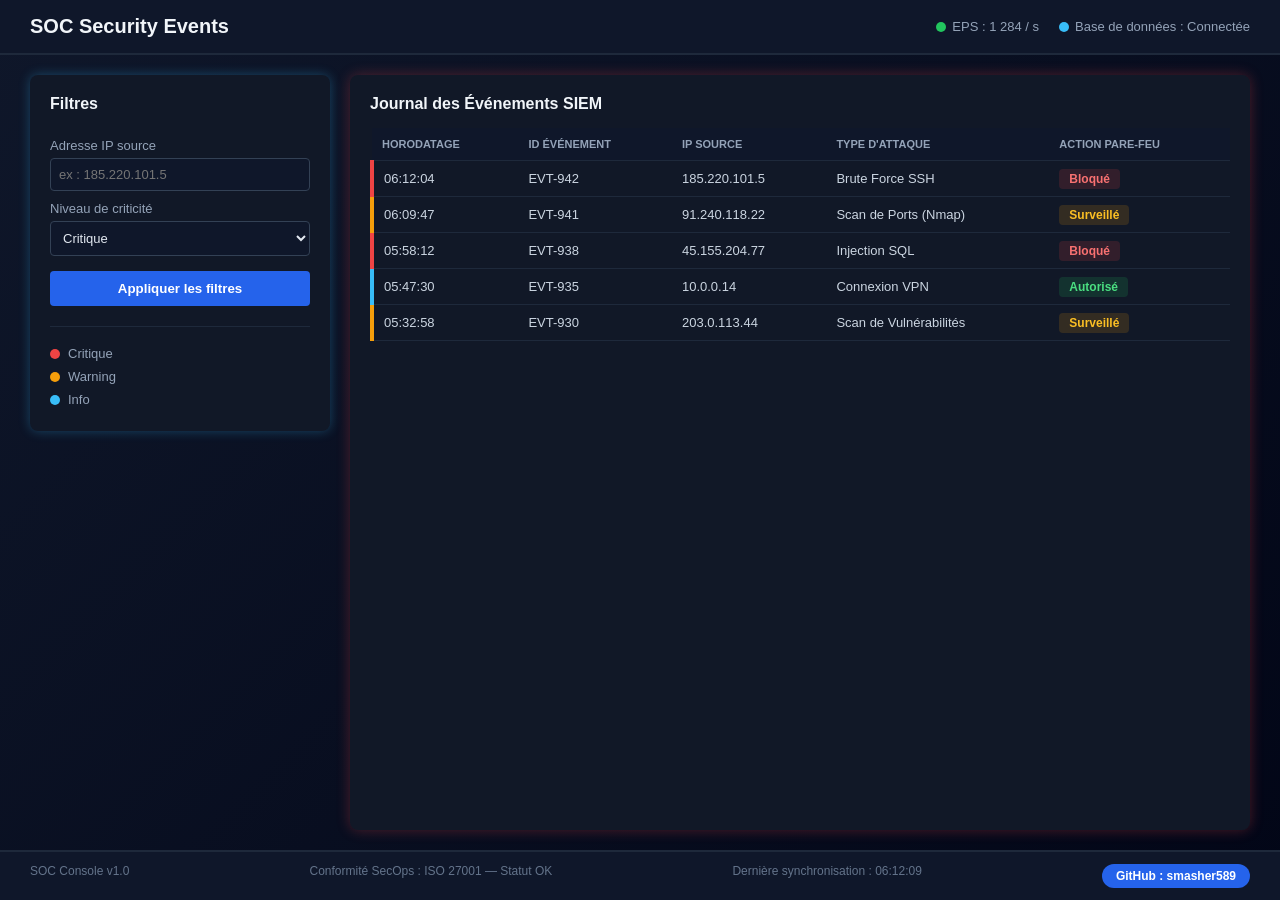
<file: index.html>
<!DOCTYPE html>
<html lang="fr">
<head>
    <meta charset="UTF-8">
    <meta name="viewport" content="width=device-width, initial-scale=1.0">
    <title>SOC Security Console</title>
    <link rel="stylesheet" href="styles.css">
</head>
<body>

    <!-- EN-TETE : Flexbox space-between -->
    <header>
        <h1>SOC Security Events</h1>
        <ul class="indicateurs">
            <li><span class="pastille verte"></span> EPS : 1 284 / s</li>
            <li><span class="pastille bleue"></span> Base de données : Connectée</li>
        </ul>
    </header>

    <!-- GRILLE PRINCIPALE : CSS Grid (aside 300px / section 1fr) -->
    <main>

        <!-- PANNEAU LATERAL : Filtres de recherche -->
        <aside>
            <h2>Filtres</h2>
            <form>
                <label for="ip-source">Adresse IP source</label>
                <input type="text" id="ip-source" name="ip-source" placeholder="ex : 185.220.101.5">

                <label for="criticite">Niveau de criticité</label>
                <select id="criticite" name="criticite">
                    <option value="critique">Critique</option>
                    <option value="warning">Warning</option>
                    <option value="info">Info</option>
                </select>

                <input type="submit" value="Appliquer les filtres">
            </form>

            <ul class="legende">
                <li><span class="point rouge"></span> Critique</li>
                <li><span class="point orange"></span> Warning</li>
                <li><span class="point bleu"></span> Info</li>
            </ul>
        </aside>

        <!-- SECTION CENTRALE : Tableau des événements SIEM -->
        <section>
            <h2>Journal des Événements SIEM</h2>

            <table>
                <thead>
                    <tr>
                        <th>Horodatage</th>
                        <th>ID Événement</th>
                        <th>IP Source</th>
                        <th>Type d'Attaque</th>
                        <th>Action Pare-feu</th>
                    </tr>
                </thead>
                <tbody>
                    <tr class="critique">
                        <td><span class="etiquette">Horodatage : </span>06:12:04</td>
                        <td><span class="etiquette">ID Événement : </span>EVT-942</td>
                        <td><span class="etiquette">IP Source : </span>185.220.101.5</td>
                        <td><span class="etiquette">Type d'Attaque : </span>Brute Force SSH</td>
                        <td><span class="etiquette">Action Pare-feu : </span><span class="action bloque">Bloqué</span></td>
                    </tr>
                    <tr class="warning">
                        <td><span class="etiquette">Horodatage : </span>06:09:47</td>
                        <td><span class="etiquette">ID Événement : </span>EVT-941</td>
                        <td><span class="etiquette">IP Source : </span>91.240.118.22</td>
                        <td><span class="etiquette">Type d'Attaque : </span>Scan de Ports (Nmap)</td>
                        <td><span class="etiquette">Action Pare-feu : </span><span class="action surveille">Surveillé</span></td>
                    </tr>
                    <tr class="critique">
                        <td><span class="etiquette">Horodatage : </span>05:58:12</td>
                        <td><span class="etiquette">ID Événement : </span>EVT-938</td>
                        <td><span class="etiquette">IP Source : </span>45.155.204.77</td>
                        <td><span class="etiquette">Type d'Attaque : </span>Injection SQL</td>
                        <td><span class="etiquette">Action Pare-feu : </span><span class="action bloque">Bloqué</span></td>
                    </tr>
                    <tr class="info">
                        <td><span class="etiquette">Horodatage : </span>05:47:30</td>
                        <td><span class="etiquette">ID Événement : </span>EVT-935</td>
                        <td><span class="etiquette">IP Source : </span>10.0.0.14</td>
                        <td><span class="etiquette">Type d'Attaque : </span>Connexion VPN</td>
                        <td><span class="etiquette">Action Pare-feu : </span><span class="action autorise">Autorisé</span></td>
                    </tr>
                    <tr class="warning">
                        <td><span class="etiquette">Horodatage : </span>05:32:58</td>
                        <td><span class="etiquette">ID Événement : </span>EVT-930</td>
                        <td><span class="etiquette">IP Source : </span>203.0.113.44</td>
                        <td><span class="etiquette">Type d'Attaque : </span>Scan de Vulnérabilités</td>
                        <td><span class="etiquette">Action Pare-feu : </span><span class="action surveille">Surveillé</span></td>
                    </tr>
                </tbody>
            </table>
        </section>

    </main>

    <!-- PIED DE PAGE : Flexbox space-between -->
    <footer>
        <span>SOC Console v1.0</span>
        <span>Conformité SecOps : ISO 27001 — Statut OK</span>
        <span>Dernière synchronisation : 06:12:09</span>
        <span><a href="https://github.com/smasher589" target="_blank" rel="noopener noreferrer">GitHub : smasher589</a></span>
    </footer>

</body>
</html>
</file>
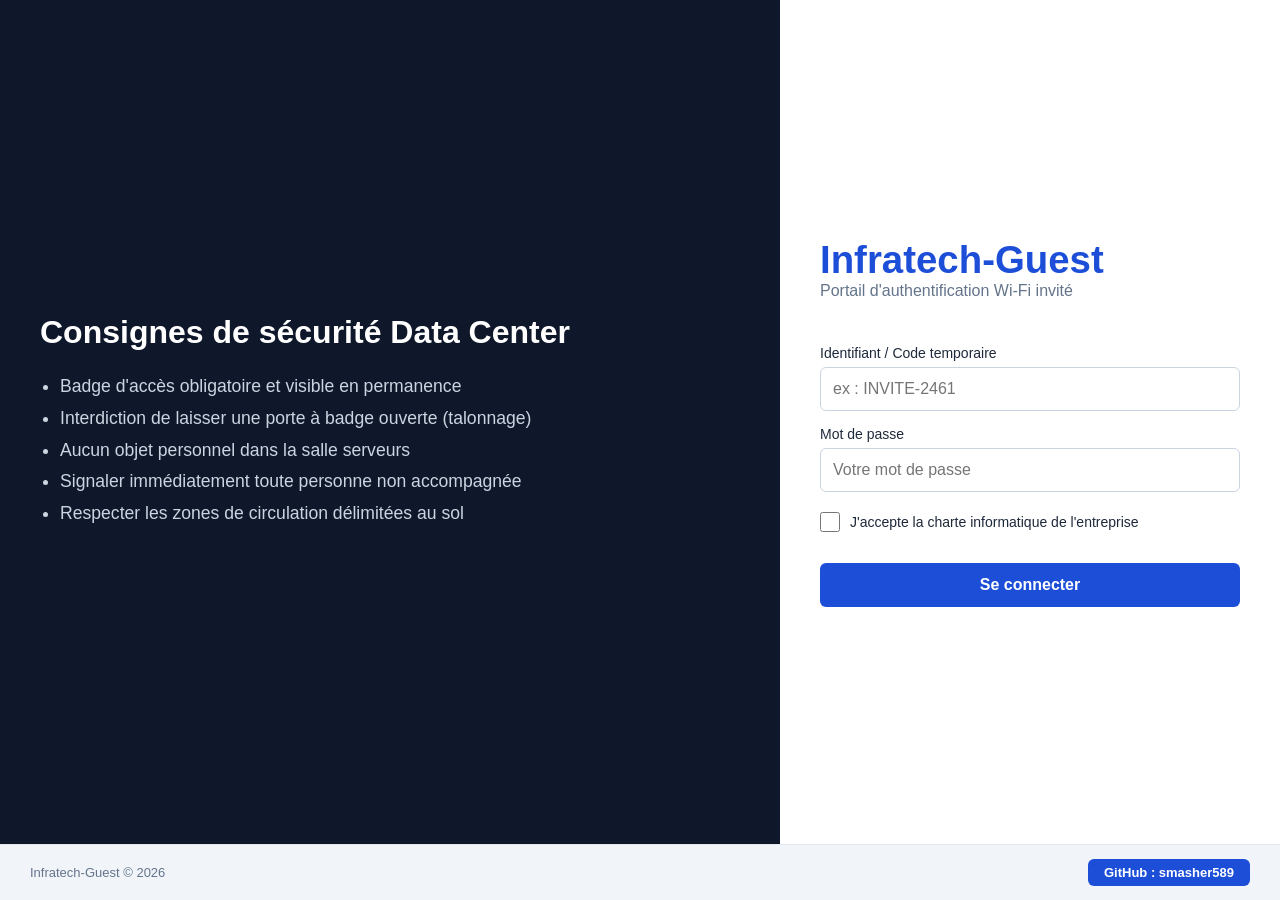
<file: TP_Portail_Captif/index.html>
<!DOCTYPE html>
<html lang="fr">
<head>
    <meta charset="UTF-8">
    <meta name="viewport" content="width=device-width, initial-scale=1.0">
    <title>Infratech-Guest — Portail Captif</title>
    <link rel="stylesheet" href="styles.css">
</head>
<body>

    <div class="portail">

        <!-- COLONNE ILLUSTRATION : masquee sur mobile via display:none -->
        <aside class="illustration">
            <h2>Consignes de sécurité Data Center</h2>
            <ul>
                <li>Badge d'accès obligatoire et visible en permanence</li>
                <li>Interdiction de laisser une porte à badge ouverte (talonnage)</li>
                <li>Aucun objet personnel dans la salle serveurs</li>
                <li>Signaler immédiatement toute personne non accompagnée</li>
                <li>Respecter les zones de circulation délimitées au sol</li>
            </ul>
        </aside>

        <!-- COLONNE FORMULAIRE : toujours visible -->
        <section class="connexion">
            <h1>Infratech-Guest</h1>
            <p class="sous-titre">Portail d'authentification Wi-Fi invité</p>

            <form>
                <label for="identifiant">Identifiant / Code temporaire</label>
                <input type="text" id="identifiant" name="identifiant" placeholder="ex : INVITE-2461">

                <label for="motdepasse">Mot de passe</label>
                <input type="password" id="motdepasse" name="motdepasse" placeholder="Votre mot de passe">

                <label class="case-charte">
                    <input type="checkbox" id="charte" name="charte">
                    J'accepte la charte informatique de l'entreprise
                </label>

                <input type="submit" value="Se connecter">
            </form>
        </section>

    </div>

    <!-- PIED DE PAGE : lien vers le profil GitHub -->
    <footer>
        <span>Infratech-Guest © 2026</span>
        <a href="https://github.com/smasher589" target="_blank" rel="noopener noreferrer">GitHub : smasher589</a>
    </footer>

</body>
</html>
</file>
<file: styles.css>
/* Reset */
* {
    box-sizing: border-box;
    margin: 0;
    padding: 0;
}

body {
    font-family: Arial, Helvetica, sans-serif;
    font-size: 14px;
    color: #cbd5e1;
    background: linear-gradient(135deg, #0f172a, #020617);
    min-height: 100vh;
    display: flex;
    flex-direction: column;
}

ul {
    list-style: none;
}

h1, h2 {
    color: #f1f5f9;
}

/* ==============================
   EN-TETE - Flexbox
   ============================== */
header {
    display: flex;
    justify-content: space-between;
    align-items: center;
    flex-wrap: wrap;
    gap: 10px;
    padding: 15px 30px;
    background-color: #0f172a;
    border-bottom: 2px solid #1e293b;
}

header h1 {
    font-size: 20px;
}

.indicateurs {
    display: flex;
    gap: 20px;
    flex-wrap: wrap;
    font-size: 13px;
    color: #94a3b8;
}

.indicateurs li {
    display: flex;
    align-items: center;
    gap: 6px;
}

.pastille {
    width: 10px;
    height: 10px;
    border-radius: 50%;
    display: inline-block;
}

.pastille.verte { background-color: #22c55e; }
.pastille.bleue { background-color: #38bdf8; }

/* ==============================
   GRILLE PRINCIPALE - CSS Grid
   ============================== */
main {
    display: grid;
    grid-template-columns: 300px 1fr;
    gap: 20px;
    padding: 20px 30px;
    flex: 1;
}

/* ==============================
   PANNEAU LATERAL - Filtres
   ============================== */
aside {
    background-color: #111827;
    border-radius: 8px;
    box-shadow: 0 0 12px rgba(56, 189, 248, 0.3);
    padding: 20px;
    height: fit-content;
}

aside h2 {
    font-size: 16px;
    margin-bottom: 15px;
}

form {
    display: flex;
    flex-direction: column;
}

form label {
    font-size: 13px;
    margin-top: 10px;
    margin-bottom: 5px;
    color: #94a3b8;
}

form input[type="text"],
form select {
    padding: 8px;
    background-color: #0f172a;
    border: 1px solid #334155;
    border-radius: 4px;
    color: #e2e8f0;
    font-family: inherit;
    font-size: 13px;
}

form input[type="submit"] {
    margin-top: 15px;
    padding: 10px;
    background-color: #2563eb;
    border: none;
    border-radius: 4px;
    color: #ffffff;
    font-weight: bold;
    cursor: pointer;
}

form input[type="submit"]:hover {
    background-color: #1d4ed8;
}

.legende {
    margin-top: 20px;
    padding-top: 15px;
    border-top: 1px solid #1e293b;
    font-size: 13px;
    color: #94a3b8;
}

.legende li {
    display: flex;
    align-items: center;
    gap: 8px;
    padding: 4px 0;
}

.point {
    width: 10px;
    height: 10px;
    border-radius: 50%;
    display: inline-block;
}

.point.rouge  { background-color: #ef4444; }
.point.orange { background-color: #f59e0b; }
.point.bleu   { background-color: #38bdf8; }

/* ==============================
   SECTION CENTRALE - Journal SIEM
   ============================== */
section {
    background-color: #111827;
    border-radius: 8px;
    box-shadow: 0 0 14px rgba(239, 68, 68, 0.3);
    padding: 20px;
}

section h2 {
    font-size: 16px;
    margin-bottom: 15px;
}

/* ==============================
   TABLEAU SIEM
   ============================== */
table {
    width: 100%;
    border-collapse: collapse;
    font-size: 13px;
}

th, td {
    text-align: left;
    padding: 10px;
    border-bottom: 1px solid #1e293b;
}

th {
    background-color: #0f172a;
    color: #94a3b8;
    text-transform: uppercase;
    font-size: 11px;
}

tr.critique { border-left: 4px solid #ef4444; }
tr.warning  { border-left: 4px solid #f59e0b; }
tr.info     { border-left: 4px solid #38bdf8; }

.action {
    padding: 3px 10px;
    border-radius: 4px;
    font-size: 12px;
    font-weight: bold;
}

.action.bloque    { background-color: rgba(239, 68, 68, 0.15); color: #f87171; }
.action.surveille { background-color: rgba(245, 158, 11, 0.15); color: #fbbf24; }
.action.autorise  { background-color: rgba(34, 197, 94, 0.15); color: #4ade80; }

.etiquette {
    display: none;
    font-weight: bold;
    color: #94a3b8;
}

/* ==============================
   PIED DE PAGE - Flexbox
   ============================== */
footer {
    display: flex;
    justify-content: space-between;
    flex-wrap: wrap;
    gap: 8px;
    padding: 12px 30px;
    background-color: #0f172a;
    border-top: 2px solid #1e293b;
    font-size: 12px;
    color: #64748b;
}

footer a {
    display: inline-block;
    background-color: #2563eb;
    color: #ffffff;
    font-weight: bold;
    text-decoration: none;
    padding: 5px 14px;
    border-radius: 20px;
}

footer a:hover {
    background-color: #1d4ed8;
}

/* ==============================
   RESPONSIVE - Une seule bascule
   Aucun scroll : la grille et le
   tableau passent en colonne unique
   ============================== */
@media (max-width: 768px) {
    main {
        grid-template-columns: 1fr;
    }

    table, thead, tbody, th, td, tr {
        display: block;
        width: 100%;
    }

    thead {
        display: none;
    }

    tr {
        margin-bottom: 12px;
        border-bottom: 2px solid #1e293b;
    }

    td {
        border-bottom: none;
        padding: 4px 10px;
    }

    .etiquette {
        display: inline;
    }

    footer {
        flex-direction: column;
        align-items: flex-start;
    }

    footer a {
        width: 100%;
        text-align: center;
    }
}
</file>
<file: TP_Portail_Captif/styles.css>
/* Reset */
* {
    box-sizing: border-box;
    margin: 0;
    padding: 0;
}

body {
    font-family: Arial, Helvetica, sans-serif;
    color: #1e293b;
    display: flex;
    flex-direction: column;
    min-height: 100vh;
}

/* ==============================
   MISE EN PAGE GENERALE - Flexbox
   Desktop : 2 colonnes cote a cote
   ============================== */
.portail {
    display: flex;
    flex: 1;
}

/* ==============================
   COLONNE ILLUSTRATION (gauche)
   ============================== */
.illustration {
    flex: 1;
    background-color: #0f172a;
    color: #ffffff;
    padding: 40px;
    display: flex;
    flex-direction: column;
    justify-content: center;
}

.illustration h2 {
    /* Typographie fluide : s'adapte a la largeur d'ecran sans rupture brutale */
    font-size: clamp(1.2rem, 2.5vw, 2rem);
    margin-bottom: 20px;
}

.illustration ul {
    list-style: disc;
    padding-left: 20px;
}

.illustration li {
    font-size: clamp(0.9rem, 1.5vw, 1.1rem);
    line-height: 1.8;
    color: #cbd5e1;
}

/* ==============================
   COLONNE FORMULAIRE (droite)
   ============================== */
.connexion {
    flex: 1;
    display: flex;
    flex-direction: column;
    justify-content: center;
    padding: 40px;
    max-width: 500px;
    margin: 0 auto;
}

.connexion h1 {
    font-size: clamp(1.6rem, 3vw, 2.5rem);
    color: #1d4ed8;
}

.sous-titre {
    color: #64748b;
    margin-bottom: 30px;
    font-size: clamp(0.9rem, 1.5vw, 1rem);
}

/* ==============================
   FORMULAIRE - Ergonomie tactile
   ============================== */
form {
    display: flex;
    flex-direction: column;
}

form label {
    font-size: 14px;
    margin-top: 15px;
    margin-bottom: 6px;
}

/* Champs de saisie : hauteur min 44px + police 16px minimum
   pour eviter le zoom automatique d'iOS Safari au focus */
form input[type="text"],
form input[type="password"] {
    min-height: 44px;
    padding: 10px 12px;
    font-size: 16px;
    border: 1px solid #cbd5e1;
    border-radius: 6px;
}

form input[type="text"]:focus,
form input[type="password"]:focus {
    outline: none;
    border-color: #1d4ed8;
}

.case-charte {
    display: flex;
    align-items: center;
    gap: 10px;
    margin-top: 20px;
    font-size: 14px;
}

.case-charte input[type="checkbox"] {
    width: 20px;
    height: 20px;
}

/* Bouton de soumission : zone de contact tactile >= 44px */
form input[type="submit"] {
    min-height: 44px;
    margin-top: 25px;
    background-color: #1d4ed8;
    border: none;
    border-radius: 6px;
    color: #ffffff;
    font-size: 16px;
    font-weight: bold;
    cursor: pointer;
}

form input[type="submit"]:hover {
    background-color: #1e40af;
}

/* ==============================
   PIED DE PAGE - Flexbox
   ============================== */
footer {
    display: flex;
    justify-content: space-between;
    align-items: center;
    flex-wrap: wrap;
    gap: 10px;
    padding: 14px 30px;
    background-color: #f1f5f9;
    border-top: 1px solid #e2e8f0;
    font-size: 13px;
    color: #64748b;
}

footer a {
    display: inline-block;
    background-color: #1d4ed8;
    color: #ffffff;
    font-weight: bold;
    text-decoration: none;
    padding: 6px 16px;
    border-radius: 6px;
}

footer a:hover {
    background-color: #1e40af;
}

/* ==============================
   RESPONSIVE - Smartphone
   Masquage total de l'illustration
   pour economiser la bande passante
   ============================== */
@media (max-width: 768px) {
    .illustration {
        display: none;
    }

    .connexion {
        padding: 25px;
        max-width: 100%;
    }
}
</file>
